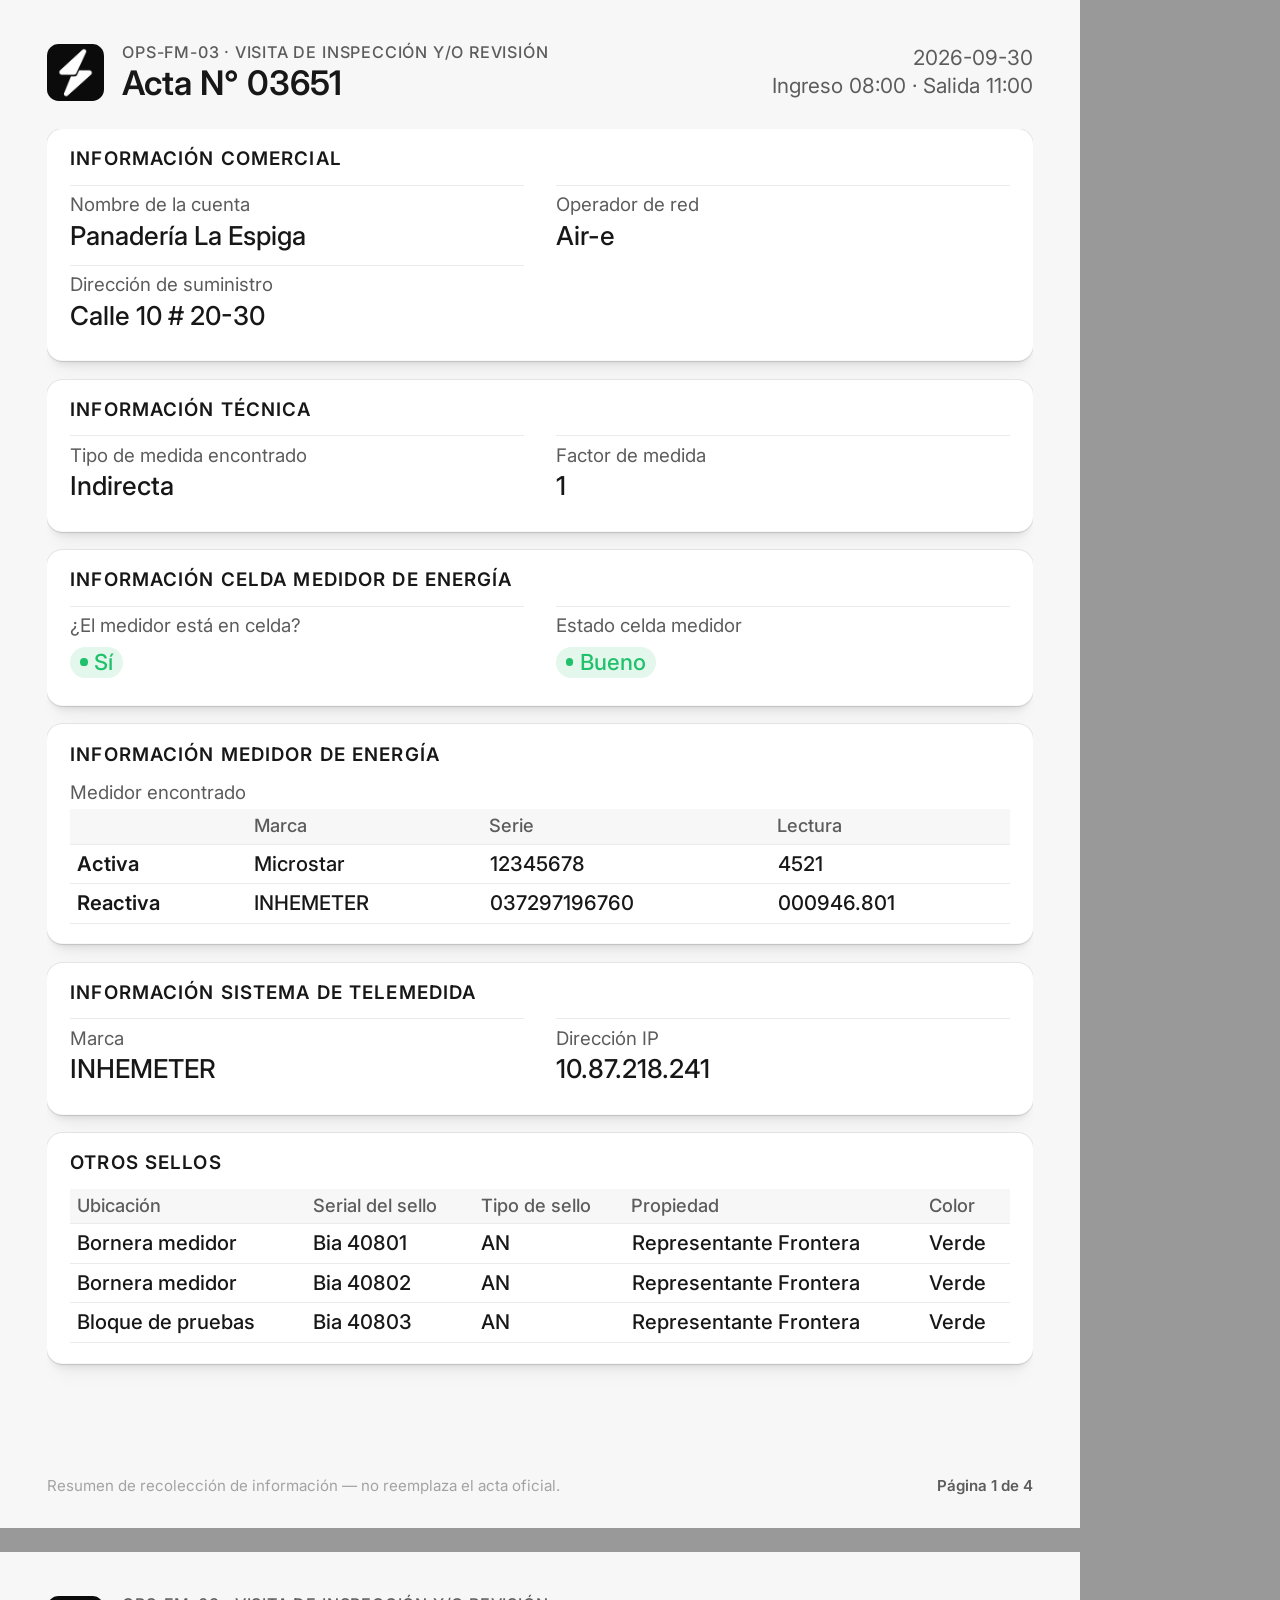
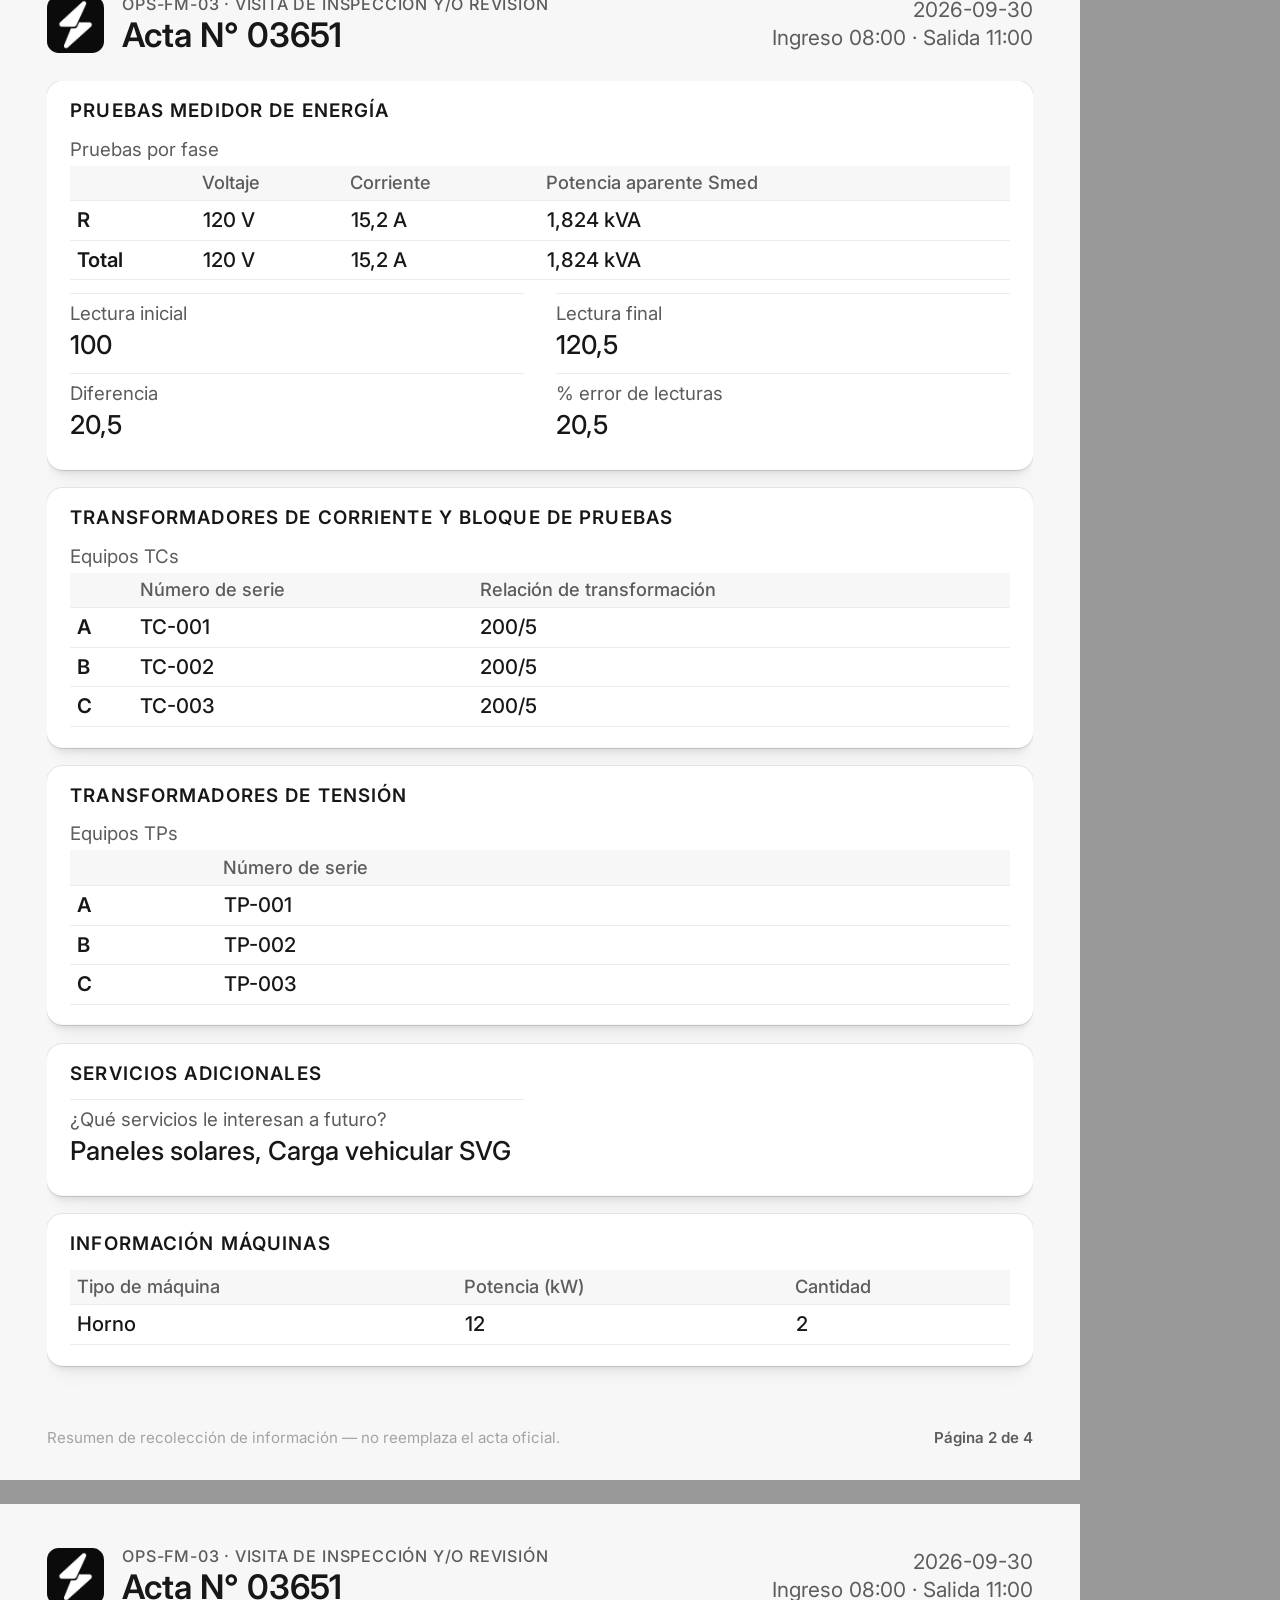
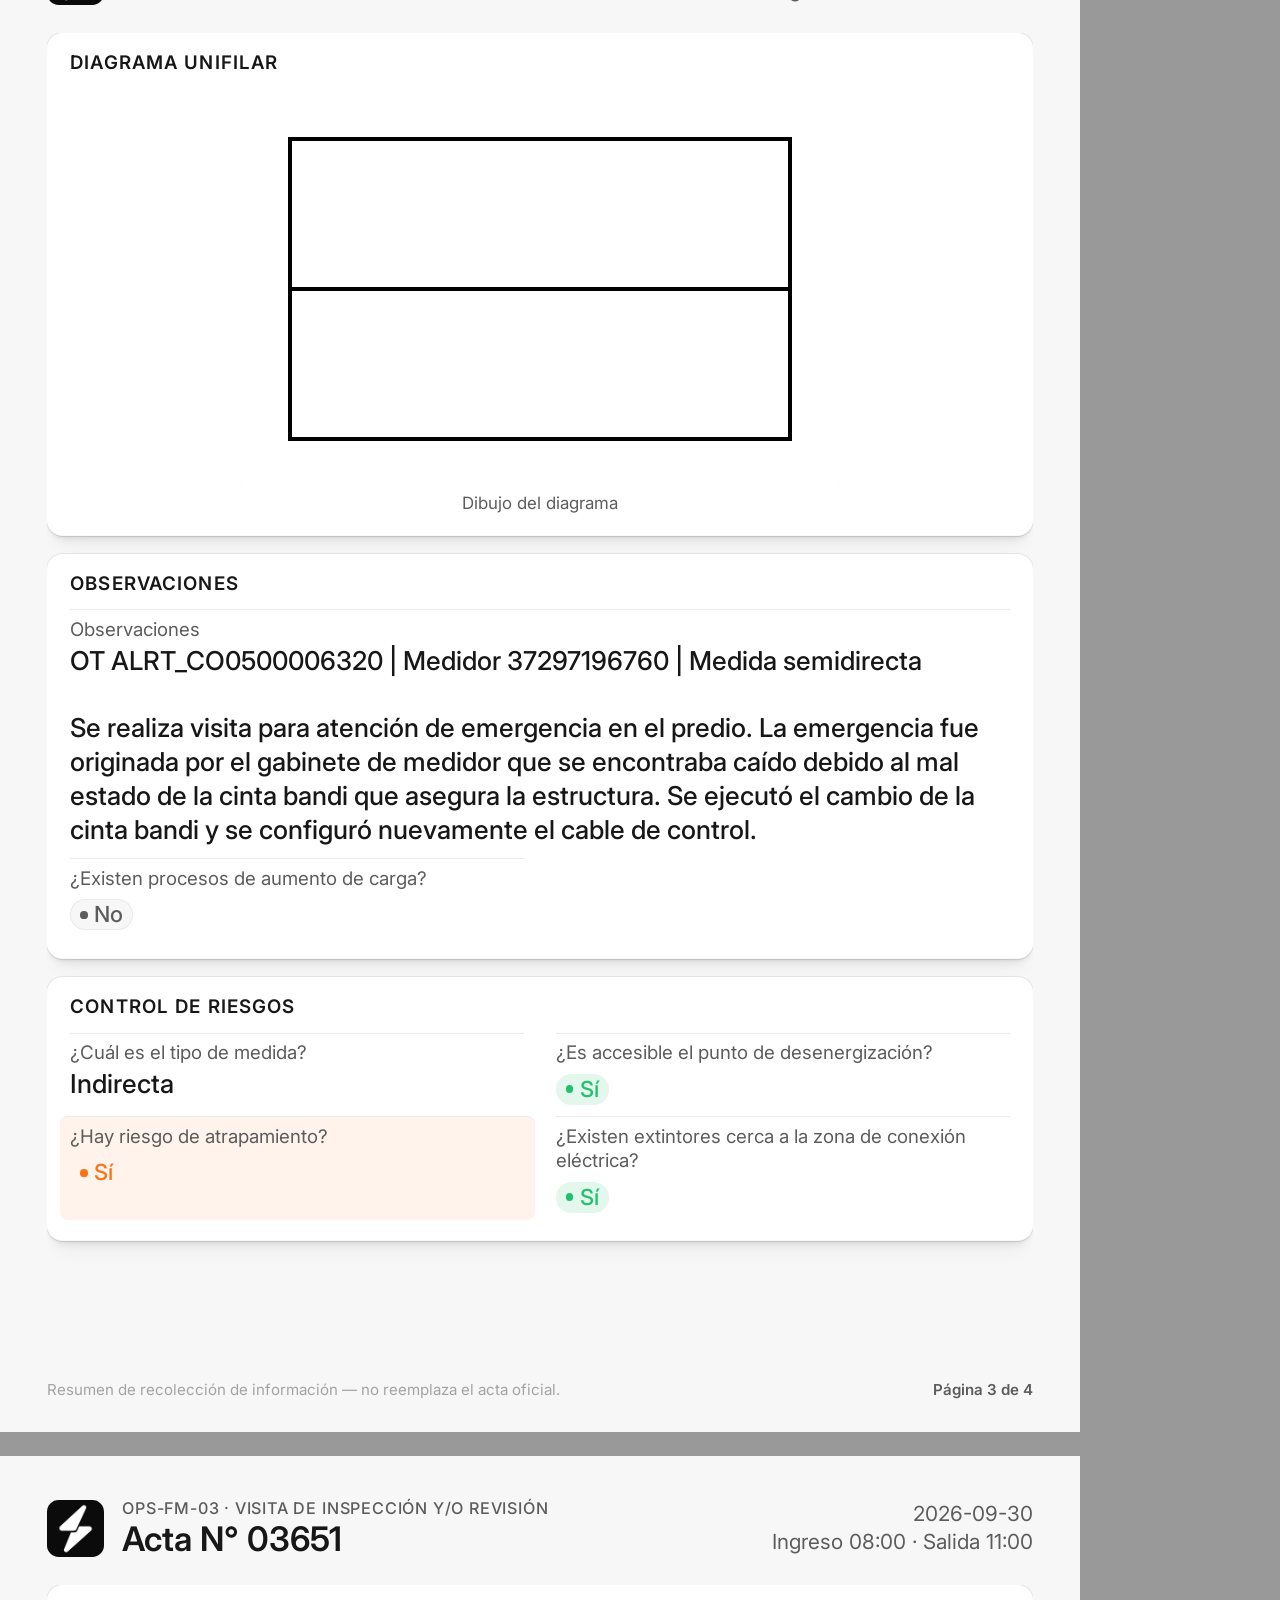
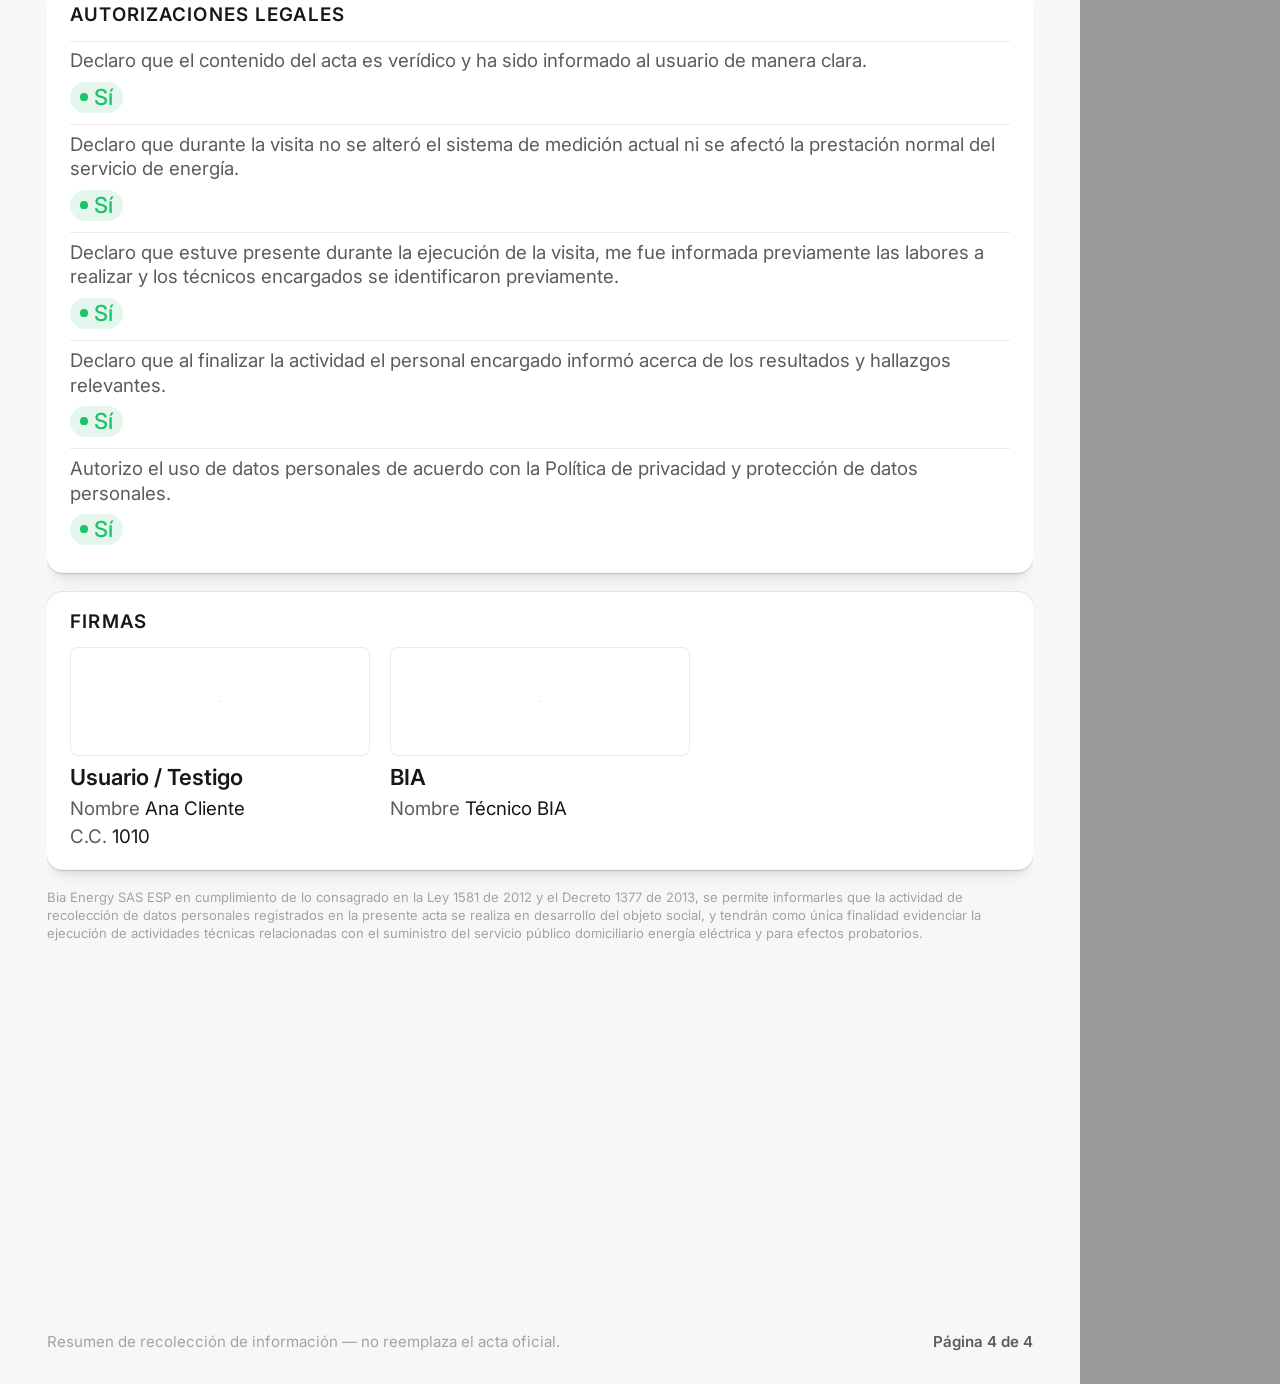
<file: tests/sheet-preview.html>
<!doctype html>
<html lang="es" data-theme="light">
<head>
<meta charset="utf-8">
<title>Vista previa de páginas</title>
<link rel="stylesheet" href="https://fonts.googleapis.com/css2?family=Inter:wght@400;500;600&display=swap">
<link rel="stylesheet" href="../styles/olibia-tokens.css">
<link rel="stylesheet" href="../styles/app.css">
<link rel="stylesheet" href="../styles/sheet.css">
<style>body { margin: 0; background: #999; } #box { display: grid; gap: 24px; width: 1080px; }</style>
</head>
<body>
<div id="box"></div>
<script src="../src/model.js"></script>
<script src="../src/lists.js"></script>
<script src="../src/catalog.js"></script>
<script src="../src/rules.js"></script>
<script src="../src/sheets.js"></script>
<script src="fixtures.js"></script>
<script>
  /* ?page=N muestra una sola página; ?grande=1 usa un acta enorme (observación larga, 30 máquinas, 20 sellos). */
  (async () => {
    const q = new URLSearchParams(location.search);
    const a = Fx.indirecta();
    Acta.Model.set(a, 'obs.texto', 'OT ALRT_CO0500006320 | Medidor 37297196760 | Medida semidirecta\n\nSe realiza visita para atención de emergencia en el predio. ' +
      'La emergencia fue originada por el gabinete de medidor que se encontraba caído debido al mal estado de la cinta bandi que asegura la estructura. ' +
      'Se ejecutó el cambio de la cinta bandi y se configuró nuevamente el cable de control.');
    Acta.Model.set(a, 'riesgo.q9', 'Sí');
    Acta.Model.set(a, 'celda.enCelda', 'Sí'); Acta.Model.set(a, 'celda.estado', 'Bueno');
    Acta.Model.set(a, 'serv.interes', ['Paneles solares', 'Carga vehicular SVG']);
    Acta.Model.set(a, 'tele.marca', 'INHEMETER'); Acta.Model.set(a, 'tele.ip', '10.87.218.241');
    a.tables.medidores.Reactiva = { marca: 'INHEMETER', serie: '037297196760', lectura: '000946.801' };
    a.tables.otrosSellosList = [
      { ubicacion: 'Bornera medidor', serial: 'Bia 40801', tipo: 'AN', propiedad: 'Representante Frontera', color: 'Verde' },
      { ubicacion: 'Bornera medidor', serial: 'Bia 40802', tipo: 'AN', propiedad: 'Representante Frontera', color: 'Verde' },
      { ubicacion: 'Bloque de pruebas', serial: 'Bia 40803', tipo: 'AN', propiedad: 'Representante Frontera', color: 'Verde' }
    ];
    a.tables.maquinasList = [{ tipo: 'Horno', potenciaKw: '12', cantidad: '2' }];
    Acta.Model.setCell(a, 'pruebasFase', 'R', 'voltaje', '120'); Acta.Model.setCell(a, 'pruebasFase', 'R', 'corriente', '15,2');
    if (q.get('grande')) {
      Acta.Model.set(a, 'obs.texto', 'Observación larga. '.repeat(120));
      a.tables.maquinasList = Array.from({ length: 30 }, (_, i) => ({ tipo: 'Máquina ' + (i + 1), potenciaKw: '5', cantidad: '1' }));
      a.tables.otrosSellosList = Array.from({ length: 20 }, (_, i) => ({ ubicacion: 'Bornera medidor', serial: 'BIA ' + (40800 + i), color: 'Verde' }));
    }
    const c = document.createElement('canvas'); c.width = 600; c.height = 400;
    const x = c.getContext('2d'); x.fillStyle = '#fff'; x.fillRect(0, 0, 600, 400); x.lineWidth = 4;
    x.strokeRect(50, 50, 500, 300); x.beginPath(); x.moveTo(50, 200); x.lineTo(550, 200); x.stroke();
    a.images['unifilar.dibujo'] = c.toDataURL('image/png');
    if (document.fonts) await document.fonts.ready;
    const pages = await Acta.Sheets.renderPages(Acta.Sheets.model(a));
    const only = q.get('page');
    pages.forEach((p, i) => { if (!only || String(i + 1) === only) document.getElementById('box').appendChild(p); });
    document.title = 'páginas ' + pages.length + ' escala ' + pages[0].style.getPropertyValue('--s') + ' alto ' + pages[0].style.height;
  })();
</script>
</body>
</html>
</file>
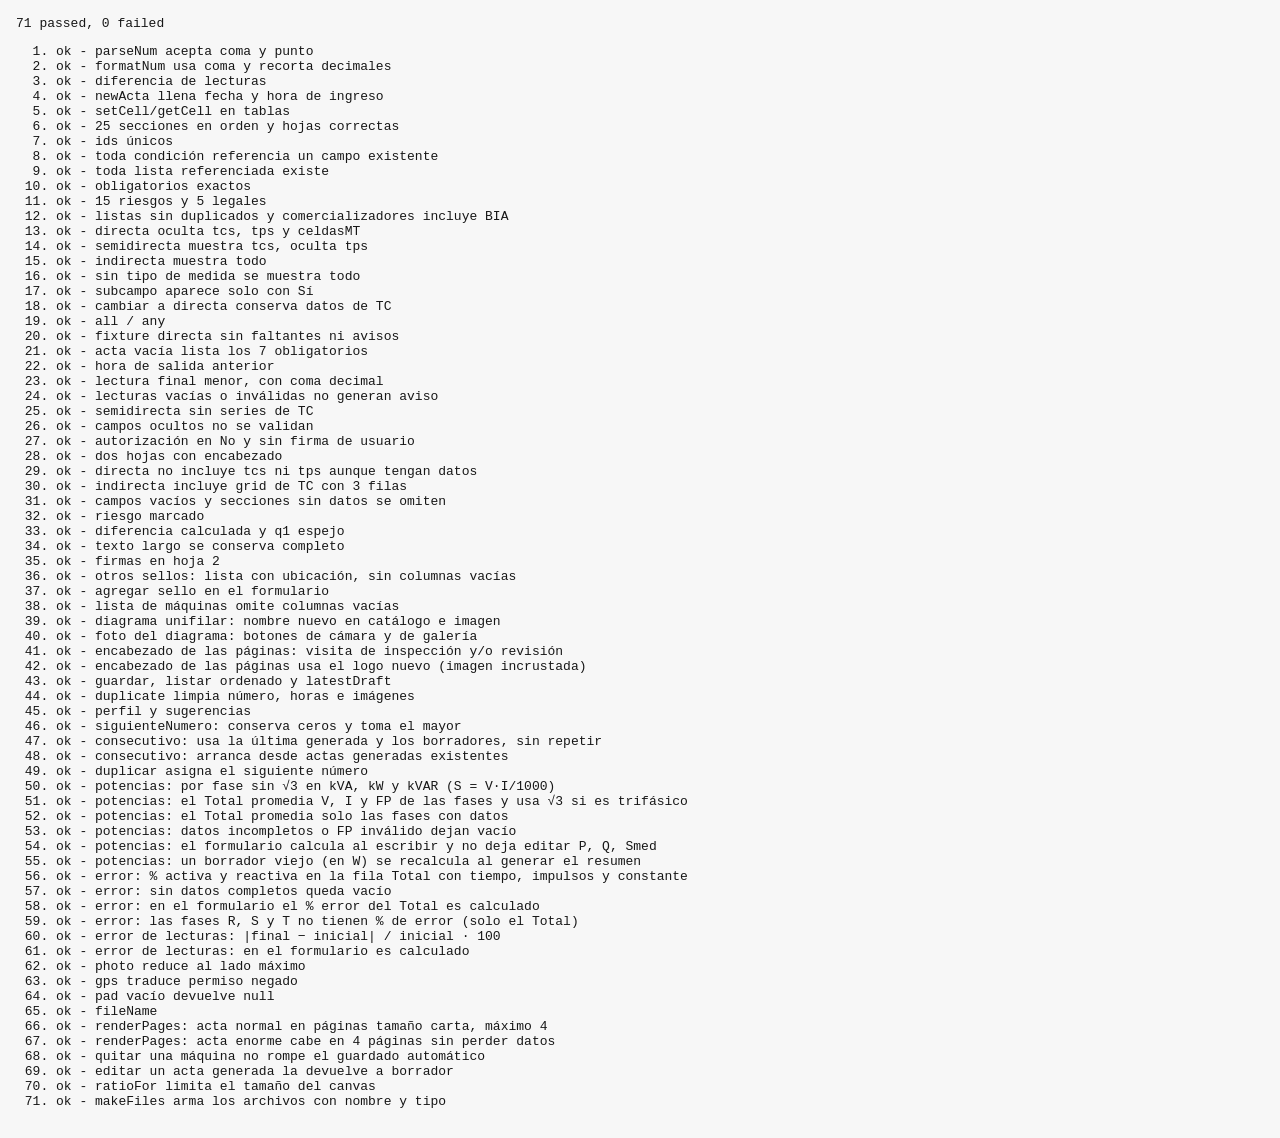
<file: tests/tests.html>
<!doctype html>
<html lang="es" data-theme="light">
<head>
<meta charset="utf-8">
<title>Pruebas</title>
<link rel="stylesheet" href="../styles/olibia-tokens.css">
<link rel="stylesheet" href="../styles/app.css">
<link rel="stylesheet" href="../styles/sheet.css">
<style>body{padding:16px;font:13px monospace}.fail{color:#c00}</style>
</head>
<body>
<div id="summary">corriendo…</div>
<ol id="results"></ol>
<script src="harness.js"></script>
<script src="../src/model.js"></script>
<script src="../src/lists.js"></script>
<script src="../src/catalog.js"></script>
<script src="../src/rules.js"></script>
<script src="../src/validate.js"></script>
<script src="../src/sheets.js"></script>
<script src="../src/store.js"></script>
<script src="../src/capture.js"></script>
<script src="../src/export.js"></script>
<script src="../src/form.js"></script>
<script src="fixtures.js"></script>
<script src="model.test.js"></script>
<script src="catalog.test.js"></script>
<script src="rules.test.js"></script>
<script src="validate.test.js"></script>
<script src="sheets.test.js"></script>
<script src="store.test.js"></script>
<script src="consecutivo.test.js"></script>
<script src="potencias.test.js"></script>
<script src="capture.test.js"></script>
<script src="export.test.js"></script>
<script src="review-fixes.test.js"></script>
<script>
window.addEventListener('load', function () {
  runTests().catch(function (e) { document.getElementById('summary').textContent = 'harness error: ' + e.message; });
});
</script>
</body>
</html>
</file>
<file: styles/olibia-tokens.css>
/* Olibia — generated from tokens.json */
:root, [data-theme="light"] {
  --color-gray-950: #171717;
  --color-gray-900: #1c1c1c;
  --color-gray-850: #212121;
  --color-gray-800: #262626;
  --color-gray-700: #333333;
  --color-gray-600: #5c5c5c;
  --color-gray-500: #7b7b7b;
  --color-gray-400: #a3a3a3;
  --color-gray-300: #d1d1d1;
  --color-gray-200: #ebebeb;
  --color-gray-100: #f5f5f5;
  --color-gray-50: #f7f7f7;
  --color-gray-0: #ffffff;
  --color-gray-alpha-24: #a3a3a33d;
  --color-gray-alpha-16: #a3a3a329;
  --color-gray-alpha-10: #a3a3a31a;
  --color-blue-950: #081c3a;
  --color-blue-900: #0d2d5e;
  --color-blue-800: #123f87;
  --color-blue-700: #1a55b0;
  --color-blue-600: #2b6dd4;
  --color-blue-500: #3579d8;
  --color-blue-400: #4087e7;
  --color-blue-300: #74adef;
  --color-blue-200: #a8ccf5;
  --color-blue-100: #cddff9;
  --color-blue-50: #e8f1fd;
  --color-blue-alpha-24: #476cff3d;
  --color-blue-alpha-16: #476cff29;
  --color-blue-alpha-10: #476cff1a;
  --color-orange-950: #71330a;
  --color-orange-900: #96440d;
  --color-orange-800: #b75310;
  --color-orange-700: #ce5e12;
  --color-orange-600: #e16614;
  --color-orange-500: #fa7319;
  --color-orange-400: #ffa468;
  --color-orange-300: #ffc197;
  --color-orange-200: #ffd9c0;
  --color-orange-100: #ffe6d5;
  --color-orange-50: #fff3eb;
  --color-orange-alpha-24: #fa73193d;
  --color-orange-alpha-16: #fa731929;
  --color-orange-alpha-10: #fa73191a;
  --color-red-950: #681219;
  --color-red-900: #8b1822;
  --color-red-800: #ad1f2b;
  --color-red-700: #d02533;
  --color-red-600: #e93544;
  --color-red-500: #fb3748;
  --color-red-400: #ff6875;
  --color-red-300: #ff97a0;
  --color-red-200: #ffc0c5;
  --color-red-100: #ffd5d8;
  --color-red-50: #ffebec;
  --color-red-alpha-24: #fb37483d;
  --color-red-alpha-16: #fb374829;
  --color-red-alpha-10: #fb37481a;
  --color-green-950: #0b4627;
  --color-green-900: #16643b;
  --color-green-800: #1a7544;
  --color-green-700: #178c4e;
  --color-green-600: #1daf61;
  --color-green-500: #1fc16b;
  --color-green-400: #3ee089;
  --color-green-300: #84ebb4;
  --color-green-200: #c2f5da;
  --color-green-100: #d0fbe9;
  --color-green-50: #e3f7ec;
  --color-green-alpha-24: #1fc16b3d;
  --color-green-alpha-16: #1fc16b29;
  --color-green-alpha-10: #1fc16b1a;
  --color-yellow-950: #624c18;
  --color-yellow-900: #86661d;
  --color-yellow-800: #a78025;
  --color-yellow-700: #c99a2c;
  --color-yellow-600: #e6a819;
  --color-yellow-500: #f6b51e;
  --color-yellow-400: #ffd268;
  --color-yellow-300: #ffe097;
  --color-yellow-200: #ffecc0;
  --color-yellow-100: #ffefcc;
  --color-yellow-50: #fffaeb;
  --color-yellow-alpha-24: #fbc64b3d;
  --color-yellow-alpha-16: #fbc64b29;
  --color-yellow-alpha-10: #fbc64b1a;
  --color-purple-950: #110c36;
  --color-purple-900: #1d1557;
  --color-purple-800: #2b217a;
  --color-purple-700: #3c309e;
  --color-purple-600: #5043c2;
  --color-purple-500: #675ae5;
  --color-purple-400: #897cea;
  --color-purple-300: #a89eee;
  --color-purple-200: #c4bdf4;
  --color-purple-100: #dedaf9;
  --color-purple-50: #f0eefd;
  --color-purple-alpha-24: #784def3d;
  --color-purple-alpha-16: #784def29;
  --color-purple-alpha-10: #784def1a;
  --color-sky-950: #124b68;
  --color-sky-900: #18658b;
  --color-sky-800: #1f7ead;
  --color-sky-700: #2597d0;
  --color-sky-600: #35ade9;
  --color-sky-500: #47c2ff;
  --color-sky-400: #68cdff;
  --color-sky-300: #97dcff;
  --color-sky-200: #c0eaff;
  --color-sky-100: #d5f1ff;
  --color-sky-50: #ebf8ff;
  --color-sky-alpha-24: #47c2ff3d;
  --color-sky-alpha-16: #47c2ff29;
  --color-sky-alpha-10: #47c2ff1a;
  --color-pink-950: #68123d;
  --color-pink-900: #8b1852;
  --color-pink-800: #ad1f66;
  --color-pink-700: #d0257a;
  --color-pink-600: #e9358f;
  --color-pink-500: #fb4ba3;
  --color-pink-400: #ff68b3;
  --color-pink-300: #ff97cb;
  --color-pink-200: #ffc0df;
  --color-pink-100: #ffd5ea;
  --color-pink-50: #ffebf4;
  --color-pink-alpha-24: #fb4ba33d;
  --color-pink-alpha-16: #fb4ba329;
  --color-pink-alpha-10: #fb4ba31a;
  --color-teal-950: #0b463e;
  --color-teal-900: #16645a;
  --color-teal-800: #1a7569;
  --color-teal-700: #178c7d;
  --color-teal-600: #1daf9c;
  --color-teal-500: #22d3bb;
  --color-teal-400: #3fdec9;
  --color-teal-300: #84ebdd;
  --color-teal-200: #c2f5ee;
  --color-teal-100: #d0fbf5;
  --color-teal-50: #e4fbf8;
  --color-teal-alpha-24: #22d3bb3d;
  --color-teal-alpha-16: #22d3bb29;
  --color-teal-alpha-10: #22d3bb1a;
  --color-white-alpha-24: #ffffff3d;
  --color-white-alpha-16: #ffffff29;
  --color-white-alpha-10: #ffffff1a;
  --color-black-alpha-24: #1717173d;
  --color-black-alpha-16: #17171729;
  --color-black-alpha-10: #1717171a;
  --color-neutral-950: var(--color-gray-950);
  --color-neutral-900: var(--color-gray-900);
  --color-neutral-850: var(--color-gray-850);
  --color-neutral-800: var(--color-gray-800);
  --color-neutral-700: var(--color-gray-700);
  --color-neutral-600: var(--color-gray-600);
  --color-neutral-500: var(--color-gray-500);
  --color-neutral-400: var(--color-gray-400);
  --color-neutral-300: var(--color-gray-300);
  --color-neutral-200: var(--color-gray-200);
  --color-neutral-100: var(--color-gray-100);
  --color-neutral-50: var(--color-gray-50);
  --color-neutral-0: var(--color-gray-0);
  --color-neutral-alpha-24: var(--color-gray-alpha-24);
  --color-neutral-alpha-16: var(--color-gray-alpha-16);
  --color-neutral-alpha-10: var(--color-gray-alpha-10);
  --color-primary-dark: var(--color-gray-950);
  --color-primary-darker: var(--color-gray-900);
  --color-primary-base: var(--color-gray-950);
  --color-primary-light: var(--color-gray-100);
  --color-primary-lighter: var(--color-gray-50);
  --color-primary-alpha-24: var(--color-black-alpha-24);
  --color-primary-alpha-16: var(--color-black-alpha-16);
  --color-primary-alpha-10: var(--color-black-alpha-10);
  --color-brand-base: var(--color-teal-400);
  --color-brand-hover: var(--color-teal-700);
  --color-brand-focus: var(--color-teal-700);
  --color-brand-soft: var(--color-teal-600);
  --color-chart-1: var(--color-brand-base);
  --color-chart-2: var(--color-blue-500);
  --color-chart-3: var(--color-orange-500);
  --color-chart-4: var(--color-purple-500);
  --color-chart-5: var(--color-yellow-500);
  --color-static-black: #171717;
  --color-static-white: #ffffff;
  --color-bg-strong-950: var(--color-neutral-950);
  --color-bg-surface-800: var(--color-neutral-800);
  --color-bg-sub-300: var(--color-neutral-300);
  --color-bg-soft-200: var(--color-neutral-200);
  --color-bg-weak-50: var(--color-neutral-50);
  --color-bg-weak-25: var(--color-neutral-50);
  --color-bg-white-0: var(--color-neutral-0);
  --color-bg-titled-frame: var(--color-neutral-50);
  --color-text-strong-950: var(--color-neutral-950);
  --color-text-sub-600: var(--color-neutral-600);
  --color-text-soft-400: var(--color-neutral-400);
  --color-text-disabled-300: var(--color-neutral-300);
  --color-text-white-0: var(--color-neutral-0);
  --color-stroke-strong-950: var(--color-neutral-950);
  --color-stroke-sub-300: var(--color-neutral-300);
  --color-stroke-soft-200: var(--color-neutral-200);
  --color-stroke-white-0: var(--color-neutral-0);
  --color-faded-dark: var(--color-neutral-800);
  --color-faded-base: var(--color-neutral-500);
  --color-faded-light: var(--color-neutral-200);
  --color-faded-lighter: var(--color-neutral-100);
  --color-information-dark: var(--color-gray-950);
  --color-information-base: var(--color-gray-500);
  --color-information-light: var(--color-gray-200);
  --color-information-lighter: var(--color-gray-50);
  --color-warning-dark: var(--color-orange-950);
  --color-warning-base: var(--color-orange-500);
  --color-warning-light: var(--color-orange-200);
  --color-warning-lighter: var(--color-orange-50);
  --color-error-dark: var(--color-red-950);
  --color-error-base: var(--color-red-500);
  --color-error-light: var(--color-red-200);
  --color-error-lighter: var(--color-red-50);
  --color-success-dark: var(--color-green-950);
  --color-success-base: var(--color-green-500);
  --color-success-light: var(--color-green-200);
  --color-success-lighter: var(--color-green-50);
  --color-away-dark: var(--color-yellow-950);
  --color-away-base: var(--color-yellow-500);
  --color-away-light: var(--color-yellow-200);
  --color-away-lighter: var(--color-yellow-50);
  --color-feature-dark: var(--color-purple-950);
  --color-feature-base: var(--color-purple-500);
  --color-feature-light: var(--color-purple-200);
  --color-feature-lighter: var(--color-purple-50);
  --color-verified-dark: var(--color-sky-950);
  --color-verified-base: var(--color-sky-500);
  --color-verified-light: var(--color-sky-200);
  --color-verified-lighter: var(--color-sky-50);
  --color-highlighted-dark: var(--color-pink-950);
  --color-highlighted-base: var(--color-pink-500);
  --color-highlighted-light: var(--color-pink-200);
  --color-highlighted-lighter: var(--color-pink-50);
  --color-stable-dark: var(--color-teal-950);
  --color-stable-base: var(--color-teal-500);
  --color-stable-light: var(--color-teal-200);
  --color-stable-lighter: var(--color-teal-50);
  --color-overlay: #3333333d;
  --glass-bg: rgb(255 255 255 / 0.5);
  --shadow-regular-xs: 0 1px 2px 0 #0a0d1408;
  --shadow-regular-sm: 0 2px 4px #1b1c1d0a;
  --shadow-regular-md: 0 16px 32px -12px #0e121b1a;
  --shadow-button-primary-focus: 0 0 0 2px #ffffff, 0 0 0 4px #1717171a;
  --shadow-button-important-focus: 0 0 0 2px #ffffff, 0 0 0 4px #a3a3a329;
  --shadow-button-error-focus: 0 0 0 2px #ffffff, 0 0 0 4px #fb37481a;
  --shadow-fancy-neutral: 0 1px 2px 0 #1b1c1d7a, 0 0 0 1px #242628;
  --shadow-fancy-primary: 0 1px 2px 0 #0e121b3d, 0 0 0 1px #171717;
  --shadow-fancy-error: 0 1px 2px 0 #0e121b3d, 0 0 0 1px #fb3748;
  --shadow-card: inset 0 -1px 1px -0.5px rgba(23,23,23,0.06), 0 0 0 1px rgba(23,23,23,0.08), 0 1px 1px -0.5px rgba(23,23,23,0.04), 0 3px 3px -1.5px rgba(23,23,23,0.04), 0 6px 6px -3px rgba(23,23,23,0.04), 0 10px 10px -5px rgba(23,23,23,0.04), 0 20px 20px -10px rgba(23,23,23,0.04);
  --shadow-tooltip: 0 12px 24px 0 #0e121b0f, 0 1px 2px 0 #0e121b08;
  --shadow-switch-thumb: 0 4px 8px 0 #1b1c1d0f, 0 2px 4px 0 #0e121b14;
  --glass-shadow: inset 0 1px 0 0 rgba(255,255,255,1), inset 0 0 0 1px rgba(0,0,0,0.04), 0 0 0 1px rgba(0,0,0,0.06), 0 4px 8px 0 rgba(0,0,0,0.06);
}
[data-theme="dark"] {
  --color-neutral-950: var(--color-gray-950);
  --color-neutral-900: var(--color-gray-900);
  --color-neutral-850: var(--color-gray-850);
  --color-neutral-800: var(--color-gray-800);
  --color-neutral-700: var(--color-gray-700);
  --color-neutral-600: var(--color-gray-600);
  --color-neutral-500: var(--color-gray-500);
  --color-neutral-400: var(--color-gray-400);
  --color-neutral-300: var(--color-gray-300);
  --color-neutral-200: var(--color-gray-200);
  --color-neutral-100: var(--color-gray-100);
  --color-neutral-50: var(--color-gray-50);
  --color-neutral-0: var(--color-gray-0);
  --color-neutral-alpha-24: var(--color-gray-alpha-24);
  --color-neutral-alpha-16: var(--color-gray-alpha-16);
  --color-neutral-alpha-10: var(--color-gray-alpha-10);
  --color-primary-dark: var(--color-gray-700);
  --color-primary-darker: var(--color-gray-800);
  --color-primary-base: var(--color-neutral-0);
  --color-primary-light: var(--color-white-alpha-16);
  --color-primary-lighter: var(--color-white-alpha-10);
  --color-primary-alpha-24: var(--color-black-alpha-24);
  --color-primary-alpha-16: var(--color-black-alpha-16);
  --color-primary-alpha-10: var(--color-white-alpha-10);
  --color-brand-base: var(--color-teal-500);
  --color-brand-hover: var(--color-teal-300);
  --color-brand-focus: var(--color-teal-300);
  --color-brand-soft: var(--color-teal-600);
  --color-chart-1: var(--color-brand-base);
  --color-chart-2: var(--color-blue-400);
  --color-chart-3: var(--color-orange-400);
  --color-chart-4: var(--color-purple-400);
  --color-chart-5: var(--color-yellow-400);
  --color-bg-strong-950: var(--color-neutral-0);
  --color-bg-surface-800: var(--color-neutral-200);
  --color-bg-sub-300: var(--color-neutral-600);
  --color-bg-soft-200: var(--color-neutral-700);
  --color-bg-weak-50: var(--color-neutral-800);
  --color-bg-weak-25: var(--color-neutral-900);
  --color-bg-white-0: var(--color-neutral-950);
  --color-bg-titled-frame: var(--color-neutral-850);
  --color-text-strong-950: var(--color-neutral-0);
  --color-text-sub-600: var(--color-neutral-400);
  --color-text-soft-400: var(--color-neutral-500);
  --color-text-disabled-300: var(--color-neutral-600);
  --color-text-white-0: var(--color-neutral-950);
  --color-stroke-strong-950: var(--color-neutral-0);
  --color-stroke-sub-300: var(--color-neutral-600);
  --color-stroke-soft-200: var(--color-neutral-800);
  --color-stroke-white-0: var(--color-neutral-950);
  --color-faded-dark: var(--color-neutral-300);
  --color-faded-base: var(--color-neutral-500);
  --color-faded-light: var(--color-neutral-alpha-24);
  --color-faded-lighter: var(--color-neutral-alpha-10);
  --color-information-dark: var(--color-gray-400);
  --color-information-base: var(--color-gray-500);
  --color-information-light: var(--color-gray-alpha-24);
  --color-information-lighter: var(--color-gray-alpha-16);
  --color-warning-dark: var(--color-orange-400);
  --color-warning-base: var(--color-orange-600);
  --color-warning-light: var(--color-orange-alpha-24);
  --color-warning-lighter: var(--color-orange-alpha-16);
  --color-error-dark: var(--color-red-400);
  --color-error-base: var(--color-red-600);
  --color-error-light: var(--color-red-alpha-24);
  --color-error-lighter: var(--color-red-alpha-16);
  --color-success-dark: var(--color-green-400);
  --color-success-base: var(--color-green-600);
  --color-success-light: var(--color-green-alpha-16);
  --color-success-lighter: var(--color-green-alpha-10);
  --color-away-dark: var(--color-yellow-400);
  --color-away-base: var(--color-yellow-600);
  --color-away-light: var(--color-yellow-alpha-24);
  --color-away-lighter: var(--color-yellow-alpha-16);
  --color-feature-dark: var(--color-purple-400);
  --color-feature-base: var(--color-purple-500);
  --color-feature-light: var(--color-purple-alpha-24);
  --color-feature-lighter: var(--color-purple-alpha-16);
  --color-verified-dark: var(--color-sky-400);
  --color-verified-base: var(--color-sky-600);
  --color-verified-light: var(--color-sky-alpha-24);
  --color-verified-lighter: var(--color-sky-alpha-16);
  --color-highlighted-dark: var(--color-pink-400);
  --color-highlighted-base: var(--color-pink-600);
  --color-highlighted-light: var(--color-pink-alpha-24);
  --color-highlighted-lighter: var(--color-pink-alpha-16);
  --color-stable-dark: var(--color-teal-400);
  --color-stable-base: var(--color-teal-600);
  --color-stable-light: var(--color-teal-alpha-24);
  --color-stable-lighter: var(--color-teal-alpha-16);
  --color-overlay: #3333338f;
  --glass-bg: rgb(23 23 23 / 0.75);
  --shadow-fancy-neutral: 0 0 0 1px #d1d1d1;
  --shadow-fancy-primary: 0 0 0 1px #d1d1d1;
  --shadow-card: inset 0 -1px 1px -0.5px rgba(23,23,23,0.04), 0 0 0 1px #262626, 0 1px 1px -0.5px rgba(23,23,23,0), 0 3px 3px -1.5px rgba(23,23,23,0);
  --glass-shadow: inset 0 1px 0 0 rgba(255,255,255,0.12), inset 0 0 0 1px rgba(255,255,255,0.03), 0 0 0 1px rgba(0,0,0,0.1), 0 4px 8px 0 rgba(0,0,0,0.1);
}
:root {
  --radius-4: 0.25rem;
  --radius-6: 0.375rem;
  --radius-8: 0.5rem;
  --radius-10: 0.625rem;
  --radius-12: 0.75rem;
  --radius-16: 1rem;
  --radius-20: 1.25rem;
  --radius-full: 9999px;
  --duration-extra-fast: 100ms;
  --duration-fast: 200ms;
  --duration-normal: 300ms;
  --duration-slow: 400ms;
  --duration-extra-slow: 500ms;
  --ease-out: cubic-bezier(0, 0, 0.2, 1);
  --ease-bia: cubic-bezier(0.22, 1, 0.36, 1);
  --font-weight-title: 500;
  --font-weight-regular: 400;
  --font-weight-medium: 500;
  --backdrop-blur-sm: blur(8px);
  --backdrop-blur-md: blur(16px);
  --backdrop-blur-lg: blur(24px);
  --backdrop-blur-xl: blur(40px);
  --glass-fill: radial-gradient(ellipse 80% 70% at 50% 100%, rgb(255 255 255 / 0.85) 0%, rgb(235 235 235 / 0.4) 75%);
  --font-sans: 'Inter', -apple-system, BlinkMacSystemFont, 'Segoe UI', Roboto, Helvetica, Arial, sans-serif;
  --font-display: 'Inter', -apple-system, BlinkMacSystemFont, 'Segoe UI', Roboto, Helvetica, Arial, sans-serif; /* Season Mix (TRIAL) retirada para la versión pública */
  --text-text-title-h1: 400 3.5rem/4rem var(--font-sans);
  --text-text-title-h2: 400 3rem/3.5rem var(--font-sans);
  --text-text-title-h3: 400 2.5rem/3rem var(--font-sans);
  --text-text-title-h4: 400 2rem/2.5rem var(--font-sans);
  --text-text-title-h5: 400 1.5rem/2rem var(--font-sans);
  --text-text-title-h6: 400 1.25rem/1.75rem var(--font-sans);
  --text-text-label-xl: 400 1.5rem/2rem var(--font-sans);
  --text-text-label-lg: 400 1.125rem/1.5rem var(--font-sans);
  --text-text-label-md: 400 1rem/1.5rem var(--font-sans);
  --text-text-label-sm: 400 0.875rem/1.25rem var(--font-sans);
  --text-text-label-xs: 400 0.75rem/1rem var(--font-sans);
  --text-text-label-2xs: 400 0.6875rem/1rem var(--font-sans);
  --text-text-paragraph-xl: 400 1.5rem/2rem var(--font-sans);
  --text-text-paragraph-lg: 400 1.125rem/1.5rem var(--font-sans);
  --text-text-paragraph-md: 400 1rem/1.5rem var(--font-sans);
  --text-text-paragraph-sm: 400 0.875rem/1.25rem var(--font-sans);
  --text-text-paragraph-xs: 400 0.75rem/1rem var(--font-sans);
  --text-text-subheading-md: 400 1rem/1.5rem var(--font-sans);
  --text-text-subheading-sm: 400 0.875rem/1.25rem var(--font-sans);
  --text-text-subheading-xs: 400 0.75rem/1rem var(--font-sans);
  --text-text-subheading-2xs: 400 0.6875rem/0.75rem var(--font-sans);
  --text-text-doc-label: 400 1.125rem/2rem var(--font-sans);
  --text-text-doc-paragraph: 400 1.125rem/2rem var(--font-sans);
  --text-body: 400 14px/20px var(--font-sans); /* From `body` in tokens/effects.css. */
}
.text-title-h1 {
  font-family: var(--font-sans);
  font-size: 3.5rem;
  line-height: 4rem;
  font-weight: 400;
  letter-spacing: -0.01em;
}
.text-title-h2 {
  font-family: var(--font-sans);
  font-size: 3rem;
  line-height: 3.5rem;
  font-weight: 400;
  letter-spacing: -0.01em;
}
.text-title-h3 {
  font-family: var(--font-sans);
  font-size: 2.5rem;
  line-height: 3rem;
  font-weight: 400;
  letter-spacing: -0.01em;
}
.text-title-h4 {
  font-family: var(--font-sans);
  font-size: 2rem;
  line-height: 2.5rem;
  font-weight: 400;
  letter-spacing: -0.005em;
}
.text-title-h5 {
  font-family: var(--font-sans);
  font-size: 1.5rem;
  line-height: 2rem;
  font-weight: 400;
  letter-spacing: 0em;
}
.text-title-h6 {
  font-family: var(--font-sans);
  font-size: 1.25rem;
  line-height: 1.75rem;
  font-weight: 400;
  letter-spacing: 0em;
}
.text-label-xl {
  font-family: var(--font-sans);
  font-size: 1.5rem;
  line-height: 2rem;
  font-weight: 400;
  letter-spacing: -0.02em;
}
.text-label-lg {
  font-family: var(--font-sans);
  font-size: 1.125rem;
  line-height: 1.5rem;
  font-weight: 400;
  letter-spacing: -0.02em;
}
.text-label-md {
  font-family: var(--font-sans);
  font-size: 1rem;
  line-height: 1.5rem;
  font-weight: 400;
  letter-spacing: -0.02em;
}
.text-label-sm {
  font-family: var(--font-sans);
  font-size: 0.875rem;
  line-height: 1.25rem;
  font-weight: 400;
  letter-spacing: -0.02em;
}
.text-label-xs {
  font-family: var(--font-sans);
  font-size: 0.75rem;
  line-height: 1rem;
  font-weight: 400;
  letter-spacing: -0.02em;
}
.text-label-2xs {
  font-family: var(--font-sans);
  font-size: 0.6875rem;
  line-height: 1rem;
  font-weight: 400;
  letter-spacing: -0.02em;
}
.text-paragraph-xl {
  font-family: var(--font-sans);
  font-size: 1.5rem;
  line-height: 2rem;
  font-weight: 400;
  letter-spacing: -0.02em;
}
.text-paragraph-lg {
  font-family: var(--font-sans);
  font-size: 1.125rem;
  line-height: 1.5rem;
  font-weight: 400;
  letter-spacing: -0.02em;
}
.text-paragraph-md {
  font-family: var(--font-sans);
  font-size: 1rem;
  line-height: 1.5rem;
  font-weight: 400;
  letter-spacing: -0.02em;
}
.text-paragraph-sm {
  font-family: var(--font-sans);
  font-size: 0.875rem;
  line-height: 1.25rem;
  font-weight: 400;
  letter-spacing: -0.02em;
}
.text-paragraph-xs {
  font-family: var(--font-sans);
  font-size: 0.75rem;
  line-height: 1rem;
  font-weight: 400;
  letter-spacing: -0.02em;
}
.text-subheading-md {
  font-family: var(--font-sans);
  font-size: 1rem;
  line-height: 1.5rem;
  font-weight: 400;
  letter-spacing: 0.06em;
}
.text-subheading-sm {
  font-family: var(--font-sans);
  font-size: 0.875rem;
  line-height: 1.25rem;
  font-weight: 400;
  letter-spacing: 0.06em;
}
.text-subheading-xs {
  font-family: var(--font-sans);
  font-size: 0.75rem;
  line-height: 1rem;
  font-weight: 400;
  letter-spacing: 0.04em;
}
.text-subheading-2xs {
  font-family: var(--font-sans);
  font-size: 0.6875rem;
  line-height: 0.75rem;
  font-weight: 400;
  letter-spacing: 0.02em;
}
.text-doc-label {
  font-family: var(--font-sans);
  font-size: 1.125rem;
  line-height: 2rem;
  font-weight: 400;
  letter-spacing: -0.02em;
}
.text-doc-paragraph {
  font-family: var(--font-sans);
  font-size: 1.125rem;
  line-height: 2rem;
  font-weight: 400;
  letter-spacing: -0.02em;
}
.body {
  font-family: var(--font-sans);
  font-size: 14px;
  line-height: 20px;
  font-weight: 400;
  letter-spacing: -0.02em;
}
</file>
<file: styles/app.css>
*, *::before, *::after { box-sizing: border-box; }
html { -webkit-text-size-adjust: 100%; }
body {
  margin: 0;
  background: var(--color-bg-weak-25);
  color: var(--color-text-strong-950);
  font-family: var(--font-sans);
  font-size: 14px;
  line-height: 20px;
}
h1, h2, h3 { font-family: var(--font-display); font-weight: 500; margin: 0; }
img { max-width: 100%; }
[hidden] { display: none !important; }

/* ───────── Componentes Olibia (recreación con tokens semánticos) ───────── */
:root {
  --ctl-h: 44px;
  --ring: inset 0 0 0 1px var(--color-stroke-soft-200);
  --focus: 0 0 0 2px var(--color-bg-white-0), 0 0 0 4px var(--color-stroke-strong-950);
}
.o-card { background: var(--color-bg-white-0); border-radius: var(--radius-16); box-shadow: var(--shadow-card); }
.o-sub { font-size: 11px; line-height: 16px; letter-spacing: .06em; text-transform: uppercase; font-weight: 500; color: var(--color-text-soft-400); }
.o-label { display: block; font-size: 13px; line-height: 18px; font-weight: 500; color: var(--color-text-strong-950); margin-bottom: 6px; }
.o-label.is-required::after { content: " *"; color: var(--color-error-base); }

.o-input, .o-select, .o-textarea {
  width: 100%; min-height: var(--ctl-h); padding: 10px 12px; border: 0; border-radius: var(--radius-10);
  background: var(--color-bg-white-0); color: var(--color-text-strong-950); font: 400 15px/20px var(--font-sans);
  box-shadow: var(--ring), var(--shadow-regular-xs);
  transition: box-shadow 200ms var(--ease-bia), background 200ms var(--ease-bia);
  -webkit-appearance: none; appearance: none;
}
.o-input::placeholder, .o-textarea::placeholder { color: var(--color-text-soft-400); }
.o-input:hover, .o-select:hover, .o-textarea:hover { background: var(--color-bg-weak-50); }
.o-input:focus, .o-select:focus, .o-textarea:focus {
  outline: none; background: var(--color-bg-white-0);
  box-shadow: inset 0 0 0 1px var(--color-stroke-strong-950), var(--focus);
}
.o-input[readonly] { background: var(--color-bg-weak-50); color: var(--color-text-sub-600); }
.o-textarea { min-height: 120px; resize: vertical; }
.o-select {
  padding-right: 36px;
  background-image: linear-gradient(45deg, transparent 50%, var(--color-text-sub-600) 50%), linear-gradient(135deg, var(--color-text-sub-600) 50%, transparent 50%);
  background-position: calc(100% - 18px) 20px, calc(100% - 13px) 20px; background-size: 5px 5px; background-repeat: no-repeat;
}
.o-hint { display: flex; gap: 4px; align-items: center; margin-top: 6px; font-size: 12px; line-height: 16px; color: var(--color-text-sub-600); }
.o-hint.is-error { color: var(--color-error-base); }

/* SegmentedControl: pill blanca sobre fondo gris */
.o-seg { display: flex; gap: 2px; padding: 3px; border-radius: var(--radius-10); background: var(--color-bg-weak-50); box-shadow: var(--ring); flex-wrap: wrap; }
.o-seg button {
  flex: 1 1 0; min-width: 64px; min-height: 38px; border: 0; border-radius: var(--radius-8); background: transparent;
  color: var(--color-text-sub-600); font: 500 14px/18px var(--font-sans); padding: 8px 10px; cursor: pointer;
  transition: background 200ms var(--ease-bia), color 200ms var(--ease-bia), box-shadow 200ms var(--ease-bia);
}
.o-seg button:hover { color: var(--color-text-strong-950); }
.o-seg button[aria-pressed="true"] { background: var(--color-bg-white-0); color: var(--color-text-strong-950); box-shadow: var(--shadow-regular-xs), var(--ring); }
.o-seg button:focus-visible { outline: none; box-shadow: var(--focus); }

/* Checkbox: teal solo cuando está marcado */
.o-check { display: flex; align-items: center; gap: 10px; min-height: var(--ctl-h); font-size: 14px; cursor: pointer; }
.o-check input {
  appearance: none; -webkit-appearance: none; width: 20px; height: 20px; margin: 0; border-radius: var(--radius-6);
  background: var(--color-bg-white-0); box-shadow: inset 0 0 0 1.5px var(--color-stroke-sub-300);
  display: grid; place-content: center; flex: none; cursor: pointer;
}
.o-check input:checked { background: var(--color-brand-base); box-shadow: none; }
.o-check input:checked::after {
  content: ""; width: 10px; height: 6px; border: 2px solid var(--color-static-white);
  border-top: 0; border-right: 0; transform: rotate(-45deg) translate(1px, -1px);
}
.o-check input:focus-visible { outline: none; box-shadow: var(--focus); }

/* Botones */
.o-btn, .o-btn-fancy, .o-btn-compact {
  display: inline-flex; align-items: center; justify-content: center; gap: 6px; min-height: var(--ctl-h); padding: 10px 16px;
  border: 0; border-radius: var(--radius-10); font: 500 14px/20px var(--font-sans); cursor: pointer; text-decoration: none;
  transition: background 200ms var(--ease-bia), box-shadow 200ms var(--ease-bia), transform 150ms var(--ease-bia);
}
.o-btn { background: var(--color-bg-white-0); color: var(--color-text-sub-600); box-shadow: var(--ring), var(--shadow-regular-xs); }
.o-btn:hover { background: var(--color-bg-weak-50); color: var(--color-text-strong-950); }
.o-btn-fancy {
  background: var(--color-bg-strong-950); color: var(--color-text-white-0);
  box-shadow: 0 0 0 1px var(--color-bg-strong-950), 0 1px 2px rgba(23, 23, 23, .24), inset 0 1px 0 rgba(255, 255, 255, .16);
}
.o-btn-fancy:hover { background: var(--color-bg-surface-800); }
.o-btn-compact { min-height: 36px; min-width: 36px; padding: 6px; background: transparent; color: var(--color-text-sub-600); }
.o-btn-compact:hover { background: var(--color-bg-weak-50); color: var(--color-text-strong-950); }
.o-btn:active, .o-btn-fancy:active { transform: scale(.98); }
.o-btn:focus-visible, .o-btn-fancy:focus-visible, .o-btn-compact:focus-visible { outline: none; box-shadow: var(--focus); }
.o-btn[disabled], .o-btn-fancy[disabled] { background: var(--color-bg-weak-50); color: var(--color-text-disabled-300); box-shadow: none; cursor: default; }
.o-btn.is-error { color: var(--color-error-base); }
.o-btn i, .o-btn-fancy i, .o-btn-compact i { font-size: 18px; line-height: 1; }
.o-link {
  background: none; border: 0; padding: 0; color: var(--color-brand-base); font: 500 14px/20px var(--font-sans);
  cursor: pointer; text-decoration: underline; text-underline-offset: 3px;
}
.is-loading { position: relative; color: transparent !important; pointer-events: none; }
.is-loading::after {
  content: ""; position: absolute; width: 16px; height: 16px; border-radius: 50%; border: 2px solid;
  border-color: var(--color-text-white-0) transparent var(--color-text-white-0) transparent; animation: o-spin 700ms linear infinite;
}
@keyframes o-spin { to { transform: rotate(360deg); } }

/* Badges, alertas, progreso */
.o-badge {
  display: inline-flex; align-items: center; gap: 6px; padding: 2px 8px; border-radius: 999px; font: 500 12px/18px var(--font-sans);
  background: var(--color-bg-weak-50); color: var(--color-text-sub-600); box-shadow: var(--ring);
}
.o-badge::before { content: ""; width: 6px; height: 6px; border-radius: 50%; background: currentColor; }
.o-badge.is-ok { color: var(--color-success-base); background: var(--color-success-lighter); box-shadow: none; }
.o-badge.is-warn { color: var(--color-warning-base); background: var(--color-warning-lighter); box-shadow: none; }
.o-badge.is-error { color: var(--color-error-base); background: var(--color-error-lighter); box-shadow: none; }
.o-alert {
  display: flex; gap: 10px; align-items: flex-start; padding: 12px 14px; border-radius: var(--radius-12);
  background: var(--color-information-lighter); color: var(--color-text-strong-950); font-size: 14px; line-height: 20px;
}
.o-alert i { font-size: 18px; color: var(--color-information-base); }
.o-alert.is-warning { background: var(--color-warning-lighter); }
.o-alert.is-warning i { color: var(--color-warning-base); }
.o-alert .o-alert-body { flex: 1; min-width: 0; }
.o-progress { height: 6px; border-radius: 999px; background: var(--color-bg-soft-200); overflow: hidden; }
.o-progress > span { display: block; height: 100%; background: var(--color-brand-base); border-radius: inherit; transition: width 300ms var(--ease-bia); }

/* Lienzos de firma y dibujo (fondo blanco también en tema oscuro, como el papel) */
canvas.o-pad { display: block; width: 100%; height: 160px; border-radius: var(--radius-10); background: #ffffff; box-shadow: var(--ring); cursor: crosshair; }
canvas.o-pad.is-grid {
  height: auto; aspect-ratio: 1 / 1;
  background-image: linear-gradient(#e5e5e5 1px, transparent 1px), linear-gradient(90deg, #e5e5e5 1px, transparent 1px);
  background-size: 20px 20px;
}

@media (prefers-reduced-motion: reduce) {
  *, *::before, *::after { transition: none !important; animation: none !important; }
}

/* ───────── Formulario ───────── */
.f-wrap { display: grid; gap: 12px; padding: 12px 16px 120px; max-width: 720px; margin: 0 auto; }
.f-index { display: flex; gap: 6px; overflow-x: auto; padding: 4px 0 8px; scrollbar-width: none; }
.f-index::-webkit-scrollbar { display: none; }
.f-chip { flex: none; border: 0; border-radius: 999px; padding: 6px 12px; min-height: 32px; background: var(--color-bg-white-0);
  color: var(--color-text-sub-600); font: 500 13px/18px var(--font-sans); box-shadow: var(--ring); cursor: pointer; }
.f-chip:hover { color: var(--color-text-strong-950); }
.f-sec > summary { display: flex; align-items: center; gap: 10px; padding: 14px 16px; min-height: 56px; cursor: pointer; list-style: none; }
.f-sec > summary::-webkit-details-marker { display: none; }
.f-sec > summary h2 { flex: 1; min-width: 0; font-size: 17px; line-height: 22px; }
.f-sec > summary > i { font-size: 20px; color: var(--color-text-soft-400); transition: transform 200ms var(--ease-bia); }
.f-sec[open] > summary > i { transform: rotate(180deg); }
.f-num { flex: none; width: 24px; height: 24px; border-radius: 999px; display: grid; place-content: center;
  background: var(--color-bg-weak-50); color: var(--color-text-sub-600); font: 500 12px/1 var(--font-sans); }
.f-count { flex: none; font-size: 12px; color: var(--color-text-soft-400); }
.f-body { display: grid; gap: 16px; padding: 0 16px 16px; }
.f-note { margin: 0; font-size: 13px; color: var(--color-text-sub-600); }
.f-field { min-width: 0; }
.f-tools { display: flex; gap: 8px; flex-wrap: wrap; margin-top: 8px; }
.f-multi { display: grid; }
.f-photo { display: block; width: 100%; max-height: 320px; object-fit: contain; border-radius: var(--radius-10); background: var(--color-bg-weak-50); }
.f-grid, .f-list { display: grid; gap: 10px; }
.f-grid > .o-sub, .f-field > .o-sub { margin-bottom: 2px; }
.f-row { display: grid; gap: 12px; padding: 12px; border-radius: var(--radius-12); background: var(--color-bg-weak-50); }
.f-row .o-input, .f-row .o-select { background: var(--color-bg-white-0); }
.f-row-title { display: flex; align-items: center; justify-content: space-between; font: 500 14px/20px var(--font-sans); }
.f-cols { display: grid; grid-template-columns: repeat(auto-fill, minmax(140px, 1fr)); gap: 12px; }
.f-cols .o-seg button { min-width: 48px; }

/* ───────── Pantallas ───────── */
.a-top { position: sticky; top: 0; z-index: 10; display: flex; align-items: center; gap: 8px; min-height: 56px;
  padding: calc(8px + env(safe-area-inset-top, 0px)) 16px 8px; background: var(--color-bg-weak-25);
  box-shadow: inset 0 -1px 0 var(--color-stroke-soft-200); }
.a-top-title { flex: 1; min-width: 0; font-size: 18px; line-height: 24px; white-space: nowrap; overflow: hidden; text-overflow: ellipsis; }
.a-page { display: grid; gap: 16px; padding: 16px 16px 32px; max-width: 720px; margin: 0 auto; }
.a-wide { width: 100%; }
.a-muted { color: var(--color-text-sub-600); font-size: 13px; }
.a-empty { text-align: center; margin: 24px 0; }
.a-list-title { margin: 8px 0 -4px; }
.a-list { list-style: none; margin: 0; padding: 0; display: grid; gap: 10px; }
.a-item { padding: 14px 16px; display: grid; gap: 12px; }
.a-item-head { display: flex; gap: 12px; align-items: flex-start; justify-content: space-between; }
.a-item-title { display: grid; gap: 2px; min-width: 0; }
.a-item-title strong { font-weight: 500; font-size: 15px; }
.a-item-actions { display: flex; gap: 8px; flex-wrap: wrap; }
.a-item-actions .o-btn { flex: 1 1 auto; }
.a-block { padding: 16px; display: grid; gap: 10px; }
.a-checks { list-style: none; margin: 0; padding: 0; display: grid; gap: 4px; }
.a-check { display: flex; align-items: center; gap: 10px; min-height: 40px; }
.a-check > i { font-size: 18px; color: var(--color-warning-base); }
.a-check > span { flex: 1; min-width: 0; }
.a-actions { display: flex; gap: 8px; flex-wrap: wrap; align-items: center; }
.a-actions > .o-btn-fancy { flex: 1 1 160px; }
.a-sticky { position: sticky; top: 64px; z-index: 5; padding: 8px 0; background: var(--color-bg-weak-25); }
.a-fmt { flex: 0 0 auto; }
.a-fmt button { min-width: 56px; }
.a-bar { position: fixed; left: 0; right: 0; bottom: 0; z-index: 10; background: var(--color-bg-white-0);
  box-shadow: 0 -1px 0 var(--color-stroke-soft-200), 0 -8px 24px rgba(23, 23, 23, .06);
  padding: 10px 16px calc(10px + env(safe-area-inset-bottom, 0px)); }
.a-bar-in { display: flex; align-items: center; gap: 12px; max-width: 720px; margin: 0 auto; }
.a-meter { flex: 1; display: grid; gap: 6px; min-width: 0; }
.a-notice { max-width: 720px; margin: 8px auto 0; font-size: 13px; color: var(--color-warning-base); }
.a-status:empty { display: none; }
.v-stage { display: grid; gap: 16px; }
.v-frame { position: relative; overflow: hidden; border-radius: var(--radius-12); box-shadow: var(--shadow-card); }
.v-frame > .page { transform-origin: top left; position: absolute; top: 0; left: 0; }
</file>
<file: styles/sheet.css>
/* Páginas del resumen generado: 1080 px de ancho, alto fijo (tamaño carta por defecto), siempre en claro.
   Todo se mide en "em" sobre una letra base grande, escalada con --s, para que siga legible cuando la
   app de la empresa reduzca la imagen a ~540 px de ancho. */
.page {
  --s: 1;
  width: 1080px; box-sizing: border-box; padding: 1.6em 1.8em 1.2em; display: flex; flex-direction: column; gap: 1em;
  background: var(--color-bg-weak-25); color: var(--color-text-strong-950);
  font-family: var(--font-sans); font-size: calc(26px * var(--s)); line-height: 1.35; overflow: hidden;
}
.page * { box-sizing: border-box; }

.p-head { display: flex; justify-content: space-between; align-items: center; gap: 1em; flex: none; }
.p-brand { display: flex; gap: .7em; align-items: center; min-width: 0; }
.p-brand .p-logo { width: 2.2em; height: 2.2em; flex: none; border-radius: .45em; display: block; }
.p-titles { min-width: 0; }
.p-eyebrow { font-size: .62em; line-height: 1.3; letter-spacing: .05em; text-transform: uppercase; font-weight: 500; color: var(--color-text-sub-600); }
.p-acta { font-family: var(--font-display); font-weight: 600; font-size: 1.3em; line-height: 1.2; overflow-wrap: anywhere; }
.p-meta { text-align: right; font-size: .8em; line-height: 1.35; color: var(--color-text-sub-600); flex: none; }
.p-body { flex: 1 1 auto; min-height: 0; overflow: hidden; display: flex; flex-direction: column; gap: .7em; }
.p-foot { flex: none; display: flex; justify-content: space-between; gap: 1em; font-size: .58em; color: var(--color-text-soft-400); }
.p-num { font-weight: 600; color: var(--color-text-sub-600); white-space: nowrap; }

.s-card { flex: none; background: var(--color-bg-white-0); border-radius: .6em; box-shadow: var(--shadow-card); padding: .7em .9em .8em; display: flex; flex-direction: column; gap: .5em; }
.s-title { margin: 0; font-family: var(--font-sans); font-size: .72em; line-height: 1.3; letter-spacing: .06em; text-transform: uppercase; font-weight: 600; color: var(--color-text-strong-950); }

.s-pairs { display: grid; grid-template-columns: 1fr 1fr; gap: .15em 1.2em; margin: 0; }
.s-pair { display: flex; flex-direction: column; gap: .05em; padding: .3em 0; border-top: 1px solid var(--color-stroke-soft-200); min-width: 0; }
.s-pair.is-wide { grid-column: 1 / -1; }
.s-pair dt { font-size: .72em; line-height: 1.3; color: var(--color-text-sub-600); }
.s-pair dd { margin: 0; font-size: 1em; line-height: 1.3; font-weight: 500; color: var(--color-text-strong-950); overflow-wrap: anywhere; white-space: pre-wrap; }
.s-pair.is-risk { background: var(--color-warning-lighter); margin: 0 -.4em; padding-left: .4em; padding-right: .4em; border-radius: .3em; }
.page .o-badge { font-size: .85em; line-height: 1.3; padding: .05em .45em; gap: .3em; }
.page .o-badge::before { width: .35em; height: .35em; }

.s-table-title { font-size: .72em; color: var(--color-text-sub-600); margin-bottom: .2em; }
.s-table table { width: 100%; border-collapse: collapse; font-size: .78em; line-height: 1.3; }
.s-table th, .s-table td { padding: .3em .35em; text-align: left; vertical-align: top; overflow-wrap: anywhere; border-bottom: 1px solid var(--color-stroke-soft-200); }
.s-table thead th { background: var(--color-bg-weak-50); color: var(--color-text-sub-600); font-weight: 500; font-size: .9em; overflow-wrap: normal; }
.s-table .s-rowhead { font-weight: 600; color: var(--color-text-strong-950); white-space: nowrap; }
.s-table td { font-weight: 500; }

.s-images { display: grid; gap: .6em; }
.s-images figure { margin: 0; }
.s-images img { display: block; width: auto; height: auto; max-width: 100%; max-height: 22em; margin: 0 auto; border-radius: .3em; box-shadow: inset 0 0 0 1px var(--color-stroke-soft-200); background: #fff; }
.s-images figcaption { margin-top: .2em; font-size: .65em; color: var(--color-text-sub-600); text-align: center; }

.s-signs { display: grid; grid-template-columns: repeat(3, 1fr); gap: .8em; }
.s-sign { display: flex; flex-direction: column; gap: .1em; min-width: 0; }
.s-sign-img { height: 4.2em; border-radius: .3em; background: #fff; box-shadow: inset 0 0 0 1px var(--color-stroke-soft-200); display: grid; place-items: center; overflow: hidden; }
.s-sign-img img { max-width: 100%; max-height: 100%; }
.s-sign-role { margin-top: .2em; font-weight: 600; font-size: .85em; }
.s-sign-line { font-size: .72em; overflow-wrap: anywhere; }
.s-sign-line span { color: var(--color-text-sub-600); }

.s-law { flex: none; margin: 0; font-size: .5em; line-height: 1.4; color: var(--color-text-soft-400); }
</file>
